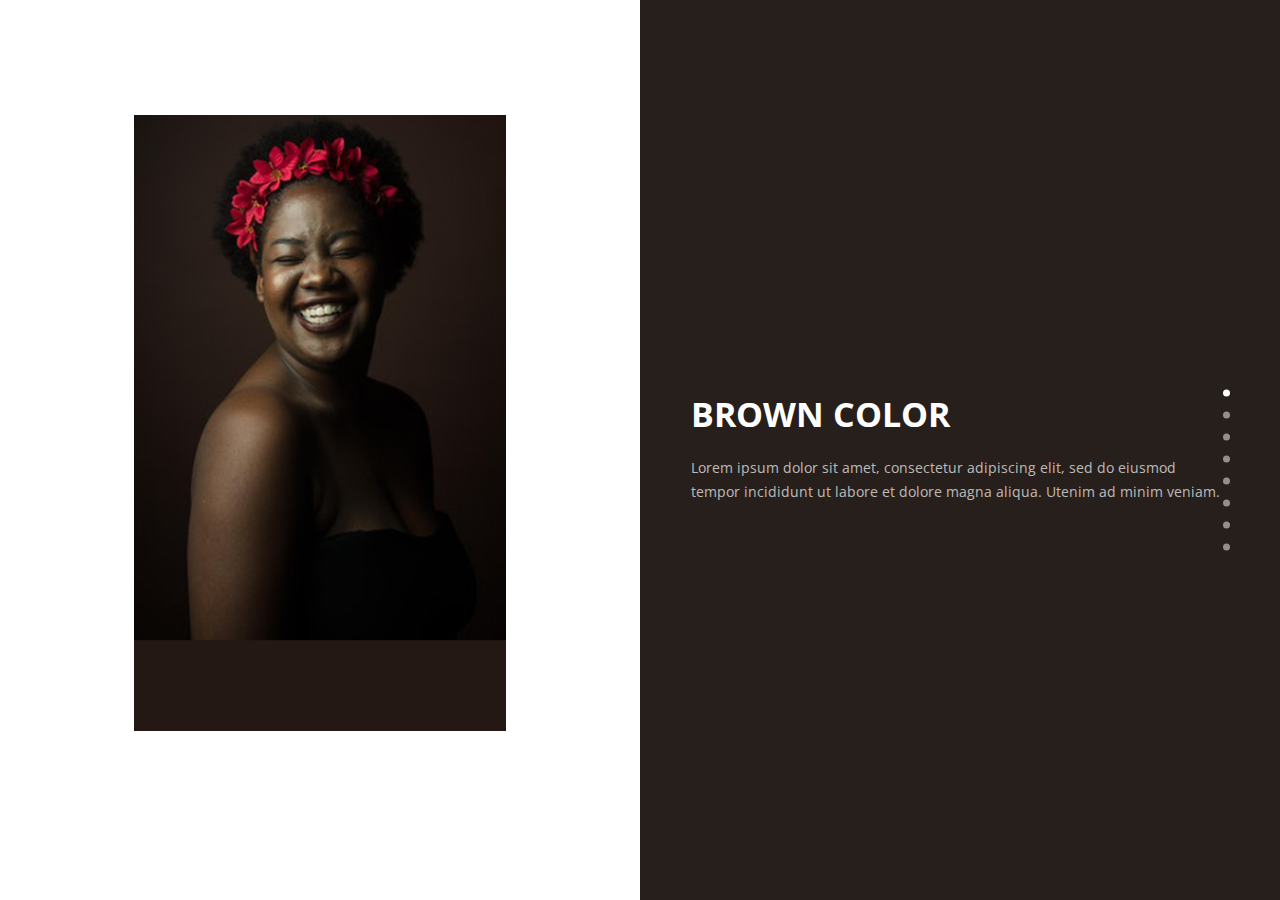
<file: index.html>
<!DOCTYPE html>
<html>
<head>
    <meta http-equiv="content-type" content="text/html; charset=utf-8" />
    <meta name="format-detection" content="telephone=no" />
    <meta name="apple-mobile-web-app-capable" content="yes" />
    <link rel="author" name="Euphrate Andre Atchori" href="https://andreatchori.com">
    <meta name="viewport" content="width=device-width, initial-scale=1, maximum-scale=1.0, user-scalable=no, minimal-ui"/>
    <link href="css/bootstrap.min.css" rel="stylesheet" type="text/css" />
    <link href="css/bootstrap.extension.css" rel="stylesheet" type="text/css" />
    <link href="css/font-awesome.min.css" rel="stylesheet" type="text/css" />
    <link href="css/style.css" rel="stylesheet" type="text/css" />
    <link href="css/swiper.css" rel="stylesheet" type="text/css" />
    <!--[if lt IE 9]>
        <link rel="stylesheet" type="text/css" href="css/ie8-and-down.css" />
    <![endif]-->
    <!--[if IE 9]>
        <link href="css/ie9.css" rel="stylesheet" type="text/css" />
    <![endif]-->
    <title>Animation - Slider effect</title>
</head>
<body>

    <div id="content-block">
        <div class="page-height responsive-initial tablets-initial">
            <div class="empty-space col-xs-b65 col-sm-b100 col-md-b0"></div>
            <div class="empty-space col-sm-b15 col-md-b0"></div>
            <div class="slider-effect-container">
                <div class="slice-slider-container">
                    <div class="slice-slider-right-column">
                        <div class="slice-slider-wrapper">
                            <!--Slide 1-->
                            <div class="slice-slider-slide">
                                <div class="slice-slider-slide-left">
                                    <div class="slice-align-animation scale">
                                        <div class="slice-slider-align-2">
                                            <a class="project-thumbnail mouseover"
                                                style="background-image: url(img/img-brown.png);" href="#">
                                            </a>
                                        </div>
                                    </div>
                                </div>
                                <div class="slice-slider-slide-right" style="background-color: #271F1B;">
                                    <div class="slice-align-animation parallax">
                                        <div class="slice-slider-align-1">
                                            <div class="text-container light transparent">
                                                <h3><b>BROWN COLOR</b></h3>
                                                <div class="empty-space col-xs-b25"></div>
                                                <p>Lorem ipsum dolor sit amet, consectetur adipiscing elit, sed do eiusmod tempor incididunt ut labore et dolore magna aliqua. Utenim ad minim veniam.</p>
                                            </div>
                                        </div>
                                    </div>
                                </div>
                            </div>
                            <!--Slide 2-->
                            <div class="slice-slider-slide">
                                <div class="slice-slider-slide-left">
                                    <div class="slice-align-animation scale">
                                        <div class="slice-slider-align-2">
                                            <a class="project-thumbnail mouseover"
                                             style="background-image: url(img/img-yellow.png);" href="#">
                                            </a>
                                        </div>
                                    </div>
                                </div>
                                <div class="slice-slider-slide-right" style="background-color: #f0c632;">
                                    <div class="slice-align-animation parallax">
                                        <div class="slice-slider-align-1">
                                            <div class="text-container light transparent">
                                                <h3><b>YELLOW COLOR</b></h3>
                                                <div class="empty-space col-xs-b25"></div>
                                                <p>Lorem ipsum dolor sit amet, consectetur adipiscing elit, sed do eiusmod tempor incididunt ut labore et dolore magna aliqua. Utenim ad minim veniam.</p>
                                            </div>
                                        </div>
                                    </div>
                                </div>
                            </div>
                            <!--Slide 3-->
                            <div class="slice-slider-slide">
                                <div class="slice-slider-slide-left">
                                    <div class="slice-align-animation scale">
                                        <div class="slice-slider-align-2">
                                            <a class="project-thumbnail mouseover"
                                             style="background-image: url(img/img-pink.png);" href="#">
                                            </a>
                                        </div>
                                    </div>
                                </div>
                                <div class="slice-slider-slide-right" style="background-color: #b5669d;">
                                    <div class="slice-align-animation parallax">
                                        <div class="slice-slider-align-1">
                                            <div class="text-container light transparent">
                                                <h3><b>PINK COLOR</b></h3>
                                                <div class="empty-space col-xs-b25"></div>
                                                <p>Lorem ipsum dolor sit amet, consectetur adipiscing elit, sed do eiusmod tempor incididunt ut labore et dolore magna aliqua. Utenim ad minim veniam.</p>
                                            </div>
                                        </div>
                                    </div>
                                </div>
                            </div>
                            <!--Slide 4-->
                            <div class="slice-slider-slide">
                                <div class="slice-slider-slide-left">
                                    <div class="slice-align-animation scale">
                                        <div class="slice-slider-align-2">
                                            <a class="project-thumbnail mouseover"
                                                style="background-image: url(img/img-blue.jpg);" href="#">
                                            </a>
                                        </div>
                                    </div>
                                </div>
                                <div class="slice-slider-slide-right" style="background-color: #00a2cc;">
                                    <div class="slice-align-animation parallax">
                                        <div class="slice-slider-align-1">
                                            <div class="text-container light transparent">
                                                <h3><b>BLUE COLOR</b></h3>
                                                <div class="empty-space col-xs-b25"></div>
                                                <p>Lorem ipsum dolor sit amet, consectetur adipiscing elit, sed do eiusmod tempor incididunt ut labore et dolore magna aliqua. Utenim ad minim veniam.</p>
                                            </div>
                                        </div>
                                    </div>
                                </div>
                            </div>
                            <!--Slide 5-->
                            <div class="slice-slider-slide">
                                <div class="slice-slider-slide-left">
                                    <div class="slice-align-animation scale">
                                        <div class="slice-slider-align-2">
                                            <a class="project-thumbnail mouseover"
                                             style="background-image: url(img/img-black.png);" href="#">
                                            </a>
                                        </div>
                                    </div>
                                </div>
                                <div class="slice-slider-slide-right" style="background-color: #000;">
                                    <div class="slice-align-animation parallax">
                                        <div class="slice-slider-align-1">
                                            <div class="text-container light transparent">
                                                <h3><b>BLACK COLOR</b></h3>
                                                <div class="empty-space col-xs-b25"></div>
                                                <p>Lorem ipsum dolor sit amet, consectetur adipiscing elit, sed do eiusmod tempor incididunt ut labore et dolore magna aliqua. Utenim ad minim veniam.</p>
                                            </div>
                                        </div>
                                    </div>
                                </div>
                            </div>
                            <!--Slide 6-->
                            <div class="slice-slider-slide">
                                <div class="slice-slider-slide-left">
                                    <div class="slice-align-animation scale">
                                        <div class="slice-slider-align-2">
                                            <a class="project-thumbnail mouseover"
                                             style="background-image: url(img/img-green.png);" href="#">
                                            </a>
                                        </div>
                                    </div>
                                </div>
                                <div class="slice-slider-slide-right" style="background-color: #2ecc71;">
                                    <div class="slice-align-animation parallax">
                                        <div class="slice-slider-align-1">
                                            <div class="text-container light transparent">
                                                <h3><b>GREEN COLOR</b></h3>
                                                <div class="empty-space col-xs-b25"></div>
                                                <p>Lorem ipsum dolor sit amet, consectetur adipiscing elit, sed do eiusmod tempor incididunt ut labore et dolore magna aliqua. Utenim ad minim veniam.</p>
                                            </div>
                                        </div>
                                    </div>
                                </div>
                            </div>
                            <!--Slide 7-->
                            <div class="slice-slider-slide">
                                <div class="slice-slider-slide-left">
                                    <div class="slice-align-animation scale">
                                        <div class="slice-slider-align-2">
                                            <a class="project-thumbnail mouseover"
                                                style="background-image: url(img/img-red.png);" href="#">
                                            </a>
                                        </div>
                                    </div>
                                </div>
                                <div class="slice-slider-slide-right" style="background-color: #c0392b;">
                                    <div class="slice-align-animation parallax">
                                        <div class="slice-slider-align-1">
                                            <div class="text-container light transparent">
                                                <h3><b>RED COLOR</b></h3>
                                                <div class="empty-space col-xs-b25"></div>
                                                <p>Lorem ipsum dolor sit amet, consectetur adipiscing elit, sed do eiusmod tempor incididunt ut labore et dolore magna aliqua. Utenim ad minim veniam.</p>
                                            </div>
                                        </div>
                                    </div>
                                </div>
                            </div>
                            <!--Slide 8-->
                            <div class="slice-slider-slide">
                                <div class="slice-slider-slide-left">
                                    <div class="slice-align-animation scale">
                                        <div class="slice-slider-align-2">
                                            <a class="project-thumbnail mouseover"
                                                style="background-image: url(img/img-orange.png);" href="#">
                                            </a>
                                        </div>
                                    </div>
                                </div>
                                <div class="slice-slider-slide-right" style="background-color: #d35400;">
                                    <div class="slice-align-animation parallax">
                                        <div class="slice-slider-align-1">
                                            <div class="text-container light transparent">
                                                <h3><b>ORANGE COLOR</b></h3>
                                                <div class="empty-space col-xs-b25"></div>
                                                <p>Lorem ipsum dolor sit amet, consectetur adipiscing elit, sed do eiusmod tempor incididunt ut labore et dolore magna aliqua. Utenim ad minim veniam.</p>
                                            </div>
                                        </div>
                                    </div>
                                </div>
                            </div>
                        </div>
                    </div>
                </div> 
            </div>
        </div>
    </div>
    <script src="js/jquery-2.1.4.min.js"></script>
    <script src="js/swiper.jquery.min.js"></script>
    <script src="js/jquery.mousewheel.min.js"></script>
    <script src="js/main.js"></script>
    <script src="js/sliceslider.jquery.js"></script>
    <script src="js/slide.js"></script>

</body>
</html>
</file>
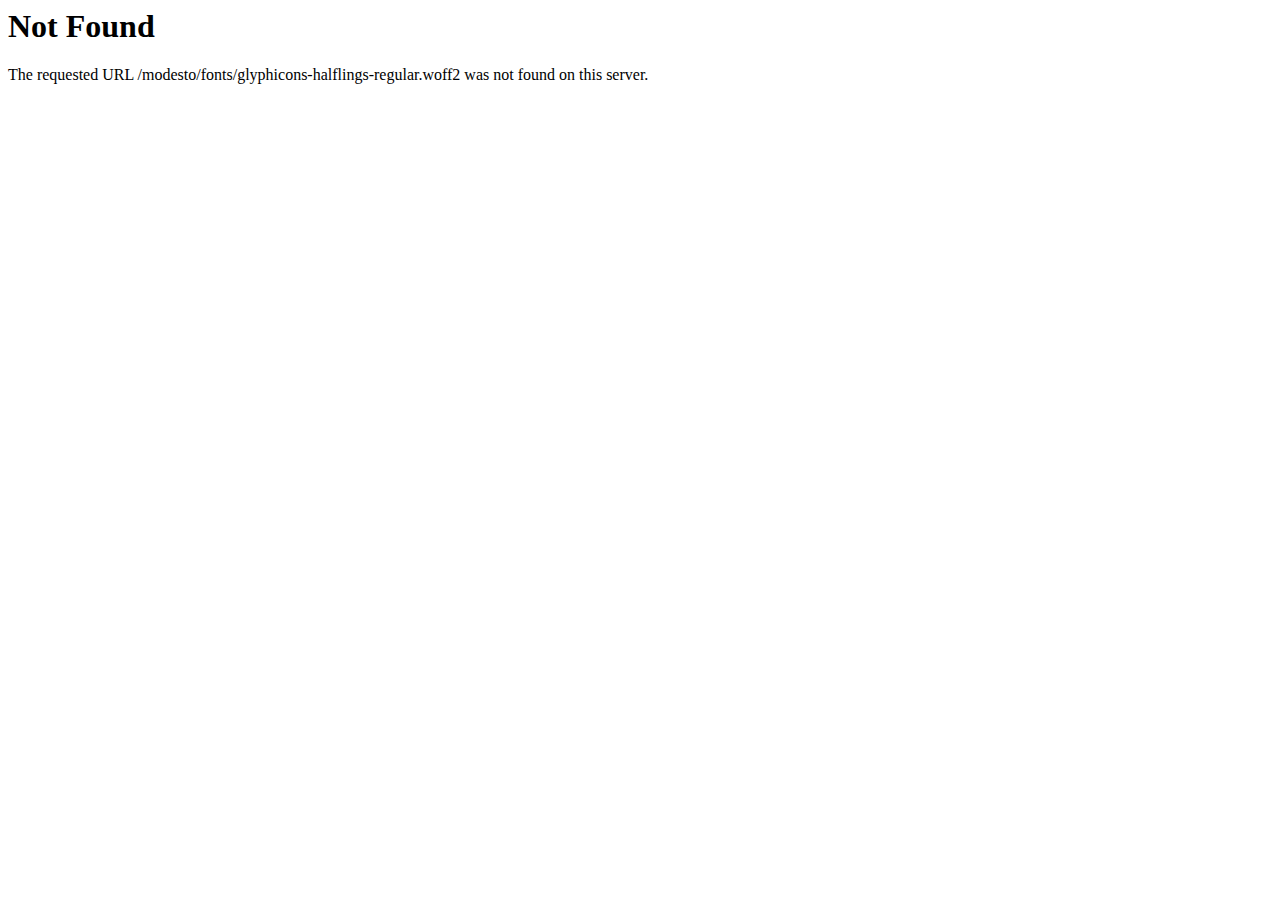
<file: fonts/glyphicons-halflings-regular-2.html>
<!DOCTYPE HTML PUBLIC "-//IETF//DTD HTML 2.0//EN">
<html><head>
<title>404 Not Found</title>
</head><body>
<h1>Not Found</h1>
<p>The requested URL /modesto/fonts/glyphicons-halflings-regular.woff2 was not found on this server.</p>
</body></html>
</file>
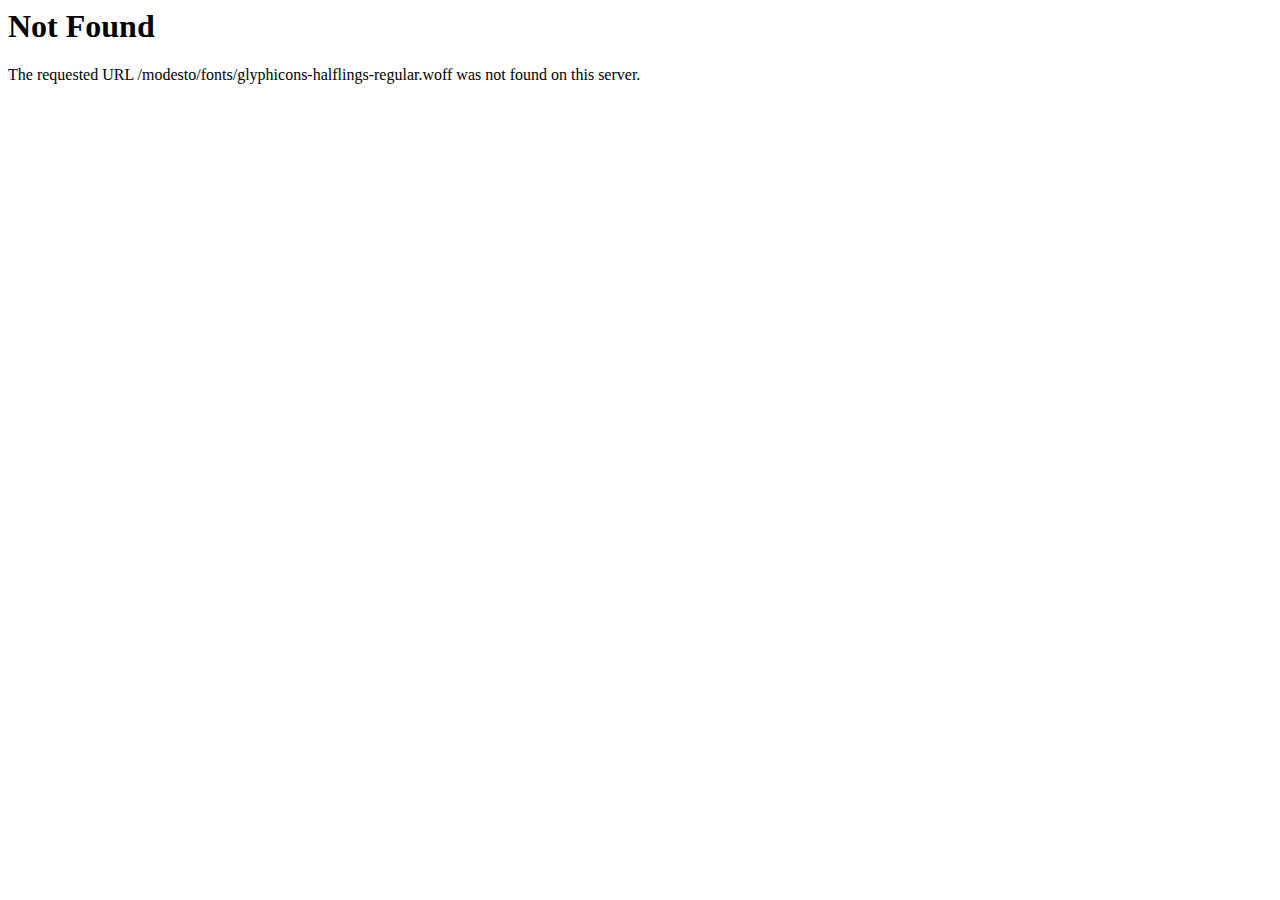
<file: fonts/glyphicons-halflings-regular-3.html>
<!DOCTYPE HTML PUBLIC "-//IETF//DTD HTML 2.0//EN">
<html><head>
<title>404 Not Found</title>
</head><body>
<h1>Not Found</h1>
<p>The requested URL /modesto/fonts/glyphicons-halflings-regular.woff was not found on this server.</p>
</body></html>
</file>
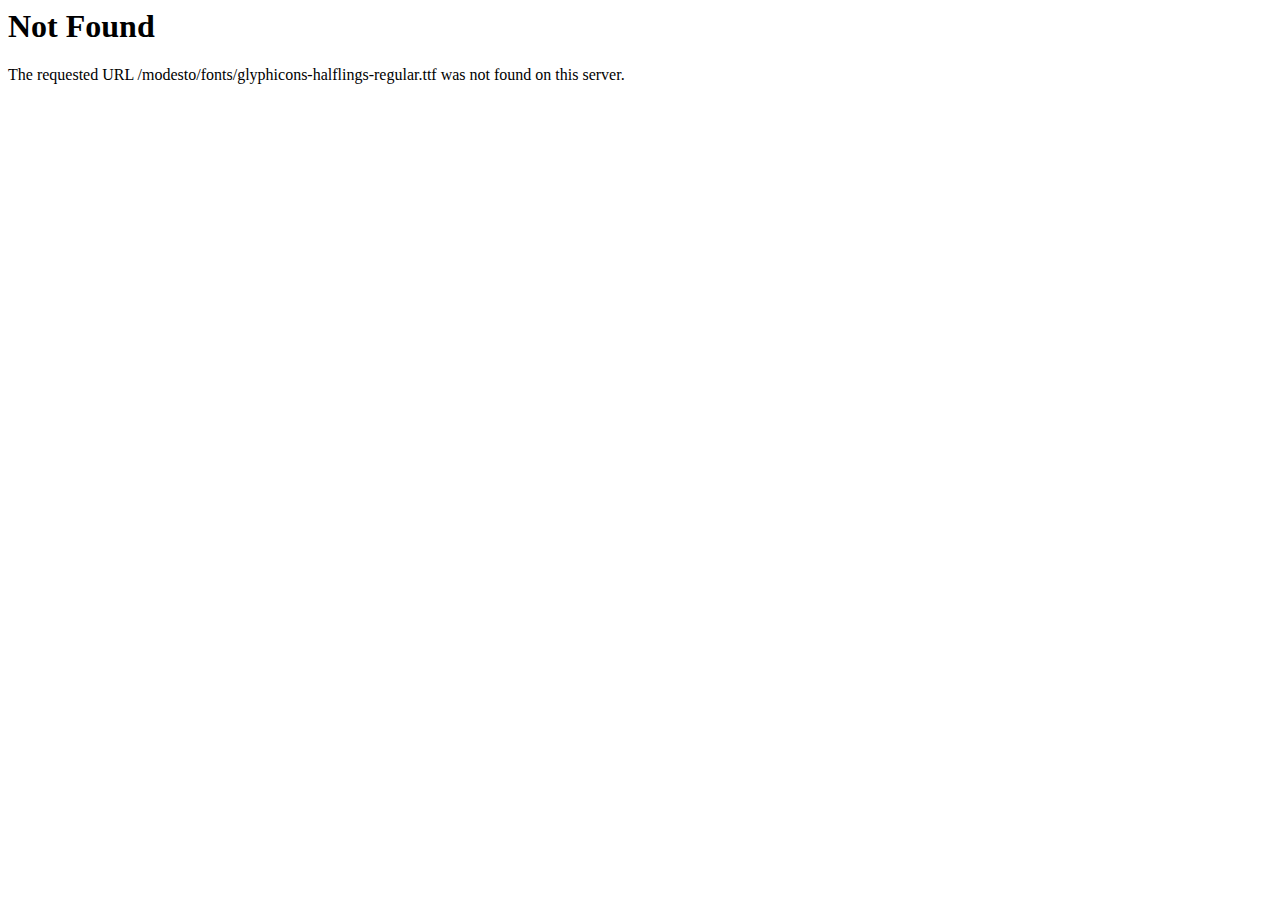
<file: fonts/glyphicons-halflings-regular-4.html>
<!DOCTYPE HTML PUBLIC "-//IETF//DTD HTML 2.0//EN">
<html><head>
<title>404 Not Found</title>
</head><body>
<h1>Not Found</h1>
<p>The requested URL /modesto/fonts/glyphicons-halflings-regular.ttf was not found on this server.</p>
</body></html>
</file>
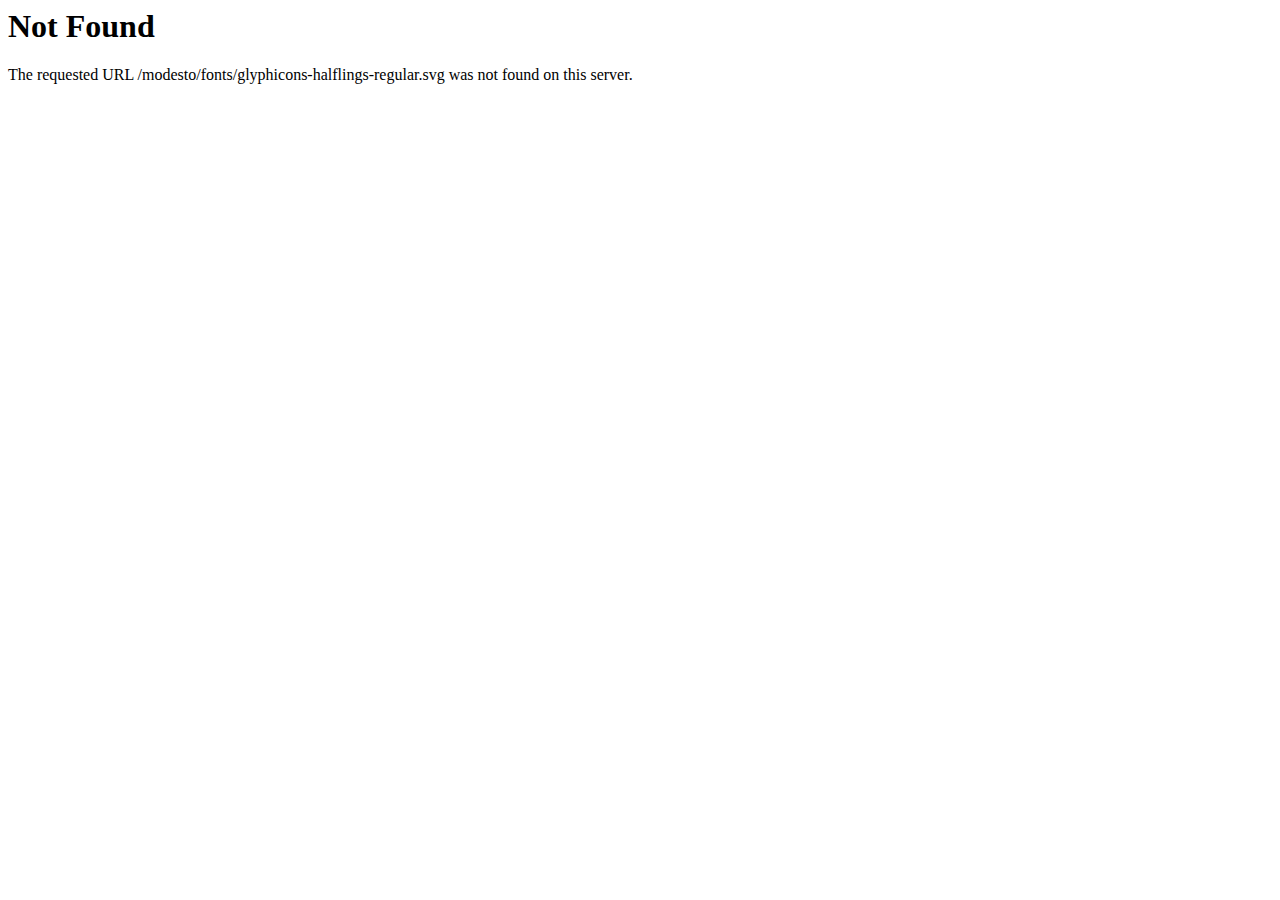
<file: fonts/glyphicons-halflings-regular-5.html>
<!DOCTYPE HTML PUBLIC "-//IETF//DTD HTML 2.0//EN">
<html><head>
<title>404 Not Found</title>
</head><body>
<h1>Not Found</h1>
<p>The requested URL /modesto/fonts/glyphicons-halflings-regular.svg was not found on this server.</p>
</body></html>
</file>
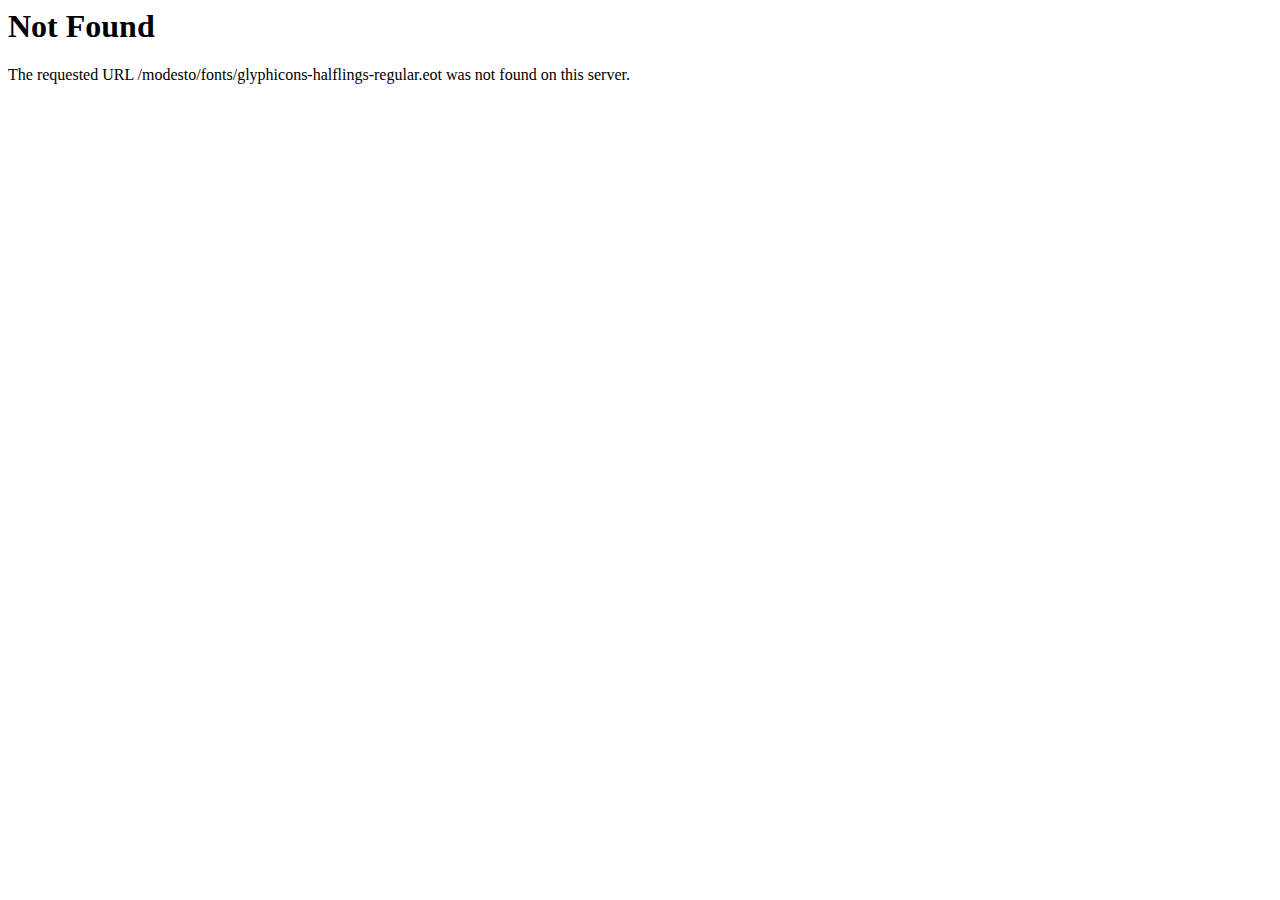
<file: fonts/glyphicons-halflings-regular.html>
<!DOCTYPE HTML PUBLIC "-//IETF//DTD HTML 2.0//EN">
<html><head>
<title>404 Not Found</title>
</head><body>
<h1>Not Found</h1>
<p>The requested URL /modesto/fonts/glyphicons-halflings-regular.eot was not found on this server.</p>
</body></html>
</file>
<file: css/style.css>
@import url(https://fonts.googleapis.com/css?family=Open+Sans);html{overflow-y:scroll}html,body,div,span,applet,object,iframe,h1,h2,h3,h4,h5,h6,p,blockquote,pre,a,abbr,acronym,address,big,cite,code,del,dfn,em,img,ins,kbd,q,s,samp,small,strike,strong,sub,sup,tt,var,b,u,i,center,dl,dt,dd,ol,ul,li,fieldset,form,label,legend,table,caption,tbody,tfoot,thead,tr,th,td,article,aside,canvas,details,embed,figure,figcaption,footer,header,hgroup,menu,nav,output,ruby,section,summary,time,mark,audio,video{margin:0;padding:0;border:0;font-size:100%;font:inherit;vertical-align:baseline;font-family:'Open Sans',sans-serif}h1,h2,h3,h4,h5,h6{font-weight:400}article,aside,details,figcaption,figure,footer,header,hgroup,menu,nav,section{display:block}blockquote,q{quotes:none}blockquote:before,blockquote:after,q:before,q:after{content:'';content:none}body *{-webkit-text-size-adjust:none}.clear{clear:both;overflow:hidden;height:0;font-size:0;display:block}input:focus,select:focus,textarea:focus,button:focus{outline:none}input,textarea,select{font-weight:400;-webkit-appearance:none;appearance:none;border-radius:0;background:none;border:none;margin:0;width:100%}textarea{display:block;resize:none;overflow:auto}select::-ms-expand{display:none}input[type="submit"],input[type="file"]{position:absolute;left:0;top:0;width:100%;height:100%;opacity:0;border:none;cursor:pointer;z-index:1}a,a:link,a:visited,a:active,a:hover{cursor:pointer;text-decoration:none;outline:none}body{font-weight:400;font-size:14px;line-height:1}b,strong{font-weight:700}i{font-family:'Droid Serif',serif;font-style:italic}ul,ol{list-style:none}a{color:inherit}blockquote .small:before,blockquote footer:before,blockquote small:before{content:""}blockquote .small,blockquote footer,blockquote small{color:#222}#content-block{position:relative;overflow:hidden;left:0}#content-block *:last-child:not(.empty-space){margin-bottom:0}.container{max-width:100%}@media (min-width:992px){body.min-height .page-height{height:600px!important}}.wide-container{margin:0 auto;padding:0 150px;height:100%;position:relative}.wide-container-fluid{position:relative;padding:0 50px}.wide-container-fluid.wide-paddings{padding:0 115px}.toggle-visibility{opacity:0;visibility:hidden}.toggle-visibility.active,body.mobile .toggle-visibility{opacity:1;visibility:visible}body.mobile .toggle-visibility{display:none}body.mobile .toggle-visibility.active{display:block}.slide-title,.slide-description,.empty-space{display:block}.empty-space:after{content:"";display:block;clear:both}.overflow-hidden{overflow:hidden}html.overflow-hidden body{overflow:hidden}.table-view{height:100%;width:100%;display:table}.row-view{display:table-row}.cell-view{display:table-cell;vertical-align:middle;width:10000px}body::selection{color:white;background:black}body::-moz-selection{color:white;background:black}.nopadding,.nopadding>*[class*="col"]{padding-left:0;padding-right:0;margin-left:0;margin-right:0}.line-through{display:inline-block;position:relative}.line-through:after{position:absolute;width:100%;height:1px;left:0;top:50%;background:currentColor;content:""}.clearfix:after{content:"";display:block;clear:both}.valign-middle{display:-ms-flexbox;display:-webkit-flex;display:flex;-ms-flex-align:center;-webkit-align-items:center;-webkit-box-align:center;align-items:center}.page-height{position:relative}.full-size{position:absolute;left:0;top:0;width:100%;height:100%}.text-left{text-align:left}.text-center{text-align:center}.text-right{text-align:right}.hidden{display:none!important}.visible{display:block!important}.inline-indent{width:10px;height:1px;background:currentColor;display:inline-block;vertical-align:middle;margin-right:10px;position:relative;top:-1px}.fixed-background{background-size:cover;background-position:center top;background-attachment:fixed}body.mobile .fixed-background{background-attachment:scroll}.label{white-space:normal}#loader-wrapper{position:fixed;left:-100px;top:-100px;right:-100px;bottom:-100px;background:#fff;z-index:12}.slider-click{font-size:12px;line-height:30px;color:#989898;position:absolute;left:0;top:50%;margin-top:-16px;height:30px;cursor:pointer}.slider-click.right{left:auto;right:0}.slider-click .arrow{width:10px;height:10px;position:absolute;left:3px;top:50%;margin-top:-5px;border-left:1px currentColor solid;border-bottom:1px currentColor solid;transform:rotate(45deg);-webkit-transform:rotate(45deg)}.slider-click.right .arrow{left:auto;right:3px;transform:rotate(-135deg);-webkit-transform:rotate(-135deg)}.slider-click .number{position:absolute;left:10px;width:53px}.slider-click.right .number{left:auto;right:10px}.slider-click .left{text-align:right;float:left;width:23px;height:30px;position:relative;top:-8px}.slider-click .right{float:right;width:23px;height:30px;position:relative;top:8px}.slider-click .middle{position:absolute;left:50%;top:50%;width:1px;height:20px;margin-top:-10px;background:currentColor;transform:rotate(22deg);-webkit-transform:rotate(22deg)}.slider-click:hover{color:#000}.slider-click:hover .middle{height:40px;margin-top:-20px}.slider-click:hover .left{top:-4px}.slider-click:hover .right{top:4px}.slider-click.disabled{opacity:0;cursor:default}.slider-click.light{color:rgba(255,255,255,.7)}.slider-click.light:hover{color:rgba(255,255,255,1)}.slider-click .preview-entry{position:absolute;left:63px;top:50%;margin-top:-60px;z-index:2;background-size:cover;background-position:center center;opacity:0;transform:perspective(500px) rotateY(90deg);-webkit-transform:perspective(500px) rotateY(90deg);transform-origin:0 50%;-webkit-transform-origin:0 50%;width:160px;height:120px}.slider-click.right .preview-entry{transform:perspective(500px) rotateY(-90deg);-webkit-transform:perspective(500px) rotateY(-90deg);transform-origin:100% 50%;-webkit-transform-origin:100% 50%;left:auto;right:63px}.slider-click:hover .preview-entry.active{transform:perspective(1000px) rotateY(0deg);-webkit-transform:perspective(1000px) rotateY(0deg);opacity:1}.mouseover{overflow:hidden;background-size:cover;background-position:center top}.mouseover:after{position:absolute;left:0;top:0;width:100%;height:100%;background:rgba(0,0,0,0);content:""}.mouseover:hover:after{background:rgba(0,0,0,.4)}.mouseover:hover:before{transform:rotate(0deg);-webkit-transform:rotate(0deg);opacity:1}.mouseover-helper-frame{z-index:1;position:absolute;left:40px;top:40px;right:40px;bottom:40px;opacity:0}.mouseover:hover .mouseover-helper-frame{opacity:1}.mouseover-helper-frame:before,.mouseover-helper-frame:after{border:1px rgba(255,255,255,.4) solid;content:"";position:absolute;width:0%;height:0%}.mouseover:hover .mouseover-helper-frame:before,.mouseover:hover .mouseover-helper-frame:after{width:100%;height:100%}.mouseover-helper-frame:before{border-top-color:transparent;border-right-color:transparent;left:0;bottom:0}.mouseover-helper-frame:after{border-bottom-color:transparent;border-left-color:transparent;right:0;top:0}.mouseover-helper-icon{width:69px;height:69px;position:absolute;left:50%;top:50%;margin:-34.5px 0 0 -34.5px;z-index:1;transform:rotate(45deg);-webkit-transform:rotate(45deg);opacity:0}.mouseover-helper-icon:before{width:100%;height:1px;left:50%;margin-left:-34.5px;top:34px;content:"";background:#fff;position:absolute}.mouseover-helper-icon:after{height:100%;width:1px;top:50%;margin-top:-34.5px;left:34px;content:"";background:#fff;position:absolute}.mouseover:hover .mouseover-helper-icon{transform:rotate(0deg);-webkit-transform:rotate(0deg);opacity:1}body.mobile .mouseover .mouseover-helper-frame,body.mobile .mouseover .mouseover-helper-icon,body.mobile .mouseover:after{display:none}.mouseover-simple{position:relative;display:inline-block;white-space:nowrap}.mouseover-simple:after,.mouseover-simple:before{content:"";position:absolute;height:1px;right:50%;left:50%;background:currentColor;top:50%}.mouseover-simple.size-1:after,.mouseover-simple.size-1:before{height:2px;margin-top:-2px}.mouseover-simple:before{left:50%;right:50%}.mouseover-simple:hover:after,.mouseover-simple.active:after{left:-5px}.mouseover-simple:hover:before,.mouseover-simple.active:before{right:-5px}.blog-mouseover-1{background:url(../img/blog-mouseover-pixel-1.png) repeat-y;background-size:100000px 34px;background-position:-100000px 5px;-webkit-transition:all 0.3s ease-out;transition:all 0.3s ease-out}.blog-mouseover-1:hover{background-position:0 5px;-webkit-transition:all 60s ease-out;transition:all 60s ease-out}.blog-mouseover-2{background:url(../img/blog-mouseover-pixel-2.png) repeat-y;background-size:100000px 24px;background-position:-100000px -1px;-webkit-transition:all 0.3s ease-out;transition:all 0.3s ease-out}.blog-mouseover-2:hover{background-position:0 -1px;-webkit-transition:all 60s ease-out;transition:all 60s ease-out}.h5.blog-mouseover-2{background-position:-100000px -2px}.h5.blog-mouseover-2:hover{background-position:0 -2px}.blog-mouseover-3{background:url(../img/blog-mouseover-pixel-3.png) repeat-y;background-size:100000px 30px;background-position:-100000px 2px;-webkit-transition:all 0.3s ease-out;transition:all 0.3s ease-out}.blog-mouseover-3:hover{background-position:0 2px;-webkit-transition:all 60s ease-out;transition:all 60s ease-out}@media (max-width:991px){.blog-mouseover-1,.blog-mouseover-2{background:none}}.text-container{font-size:14px;line-height:24px;color:#222}.text-container.small{font-size:13px;line-height:24px}.text-container.large{font-size:15px;line-height:24px}.text-container.light{color:#fff}.text-container.grey{color:#989898}.text-container.transparent{color:rgba(34,34,34,.7)}.text-container.light.transparent{color:rgba(255,255,255,.7)}.text-container.grey.transparent{color:rgba(152,152,152,.7)}.text-container img{max-width:100%;height:auto;display:block}.text-container ol{counter-reset:number}.text-container ol li{padding-left:0;margin-bottom:8px}.text-container ol li:before{counter-increment:number;content:"#" counter(number);color:#10ace0;margin-right:5px}.text-container ul li{margin-bottom:8px}.text-container ul li:before{content:"";width:15px;height:1px;background:currentColor;display:inline-block;margin:0 6px 0 15px;vertical-align:middle;position:relative;top:-1px}.text-container ul.no-dash li:before{display:none}.text-container h1,.h1,.text-container h2,.h2,.text-container h3,.h3,.text-container h4,.h4,.text-container h5,.h5,.text-container h6,.h6{color:#222;margin:0;font-weight:400}.text-container.light h1,.text-container.light .h1,.h1.light,.text-container.light h2,.text-container.light .h2,.h2.light,.text-container.light h3,.text-container.light .h3,.h3.light,.text-container.light h4,.text-container.light .h4,.h4.light,.text-container.light h5,.text-container.light .h5,.h5.light,.text-container.light h6,.text-container.light .h6,.h6.light{color:#fff}.text-container h1,.h1{font-size:90px;line-height:1em}.text-container h1.small,.h1.small{font-size:80px;line-height:1em}.text-container h2,.h2{font-size:60px;line-height:1em}.text-container h2.small,.h2.small{font-size:40px;line-height:1em}.text-container h3,.h3{font-size:34px;line-height:1em}.text-container h3.small,.h3.small{font-size:28px;line-height:30px}.text-container h4,.h4{font-size:24px;line-height:30px}.text-container h4.small,.h4.small{font-size:18px;line-height:24px}.text-container h5,.h5{font-size:16px;line-height:24px}.text-container h5.small,.h5.small{font-size:15px;line-height:24px}.text-container h6,.h6{font-size:14px;line-height:24px}.text-container h6.small,.h6.small{font-size:12px;line-height:24px}.text-container a:hover{text-decoration:underline}.text-container a.button:hover,.text-container a.mouseover-simple:hover{text-decoration:none}.text-container.border-left{padding-left:30px;border-left:3px #222 solid}.text-container.light.border-left{border-left-color:#fff}.text-container br{line-height:30px}.title-line{margin-bottom:30px}.title-line span{height:5px;width:30px;display:inline-block;vertical-align:bottom;background:currentColor}@media (max-width:767px){.text-container h1,.h1{font-size:34px}.text-container h1.small,.h1.small{font-size:34px}.text-container h2,.h2{font-size:30px}.text-container h2.small,.h2.small{font-size:30px}.text-container h3,.h3{font-size:28px}}.fonts-2{font-family:'Roboto Slab',serif}.slider-effect-container,.slice-slider-container{position:absolute;left:0;top:0;width:100%;height:100%}.slice-slider-container .pagination{right:50px;top:50%;transform:translateY(-50%);-webkit-transform:translateY(-50%);position:fixed;padding:10px 0;z-index:2}.slice-slider-container .pagination .point{width:7px;height:7px;border-radius:50%;-webkit-border-radius:50%;color:rgba(255,255,255,.5);background:currentColor;margin-bottom:15px;cursor:pointer;position:relative}.slice-slider-container .pagination .point.active{color:rgba(255,255,255,1)}.slice-slider-container .pagination .point:before{position:absolute;content:"";border:1px currentColor solid;content:"";left:0;top:0;right:0;bottom:0;border-radius:50%;-webkit-border-radius:50%;opacity:0}.slice-slider-container .pagination .point:hover:before{opacity:1;left:-3px;top:-3px;right:-3px;bottom:-3px}.slice-slider-left-column,.slice-slider-right-column{position:absolute;left:0;top:0;bottom:0;width:50%}.slice-slider-right-column{left:auto;right:0}.slice-slider-wrapper{position:relative;height:100%}.slice-slider-slide{position:relative;height:inherit;overflow:hidden}.slice-slider-slide-left,.slice-slider-slide-right{position:absolute;left:0;top:0;width:100%;height:100%;background-size:cover;background-position:center center}.slice-slider-left-column .slice-slider-slide-right{display:none}.slice-slider-right-column .slice-slider-slide-left{display:none}.slice-slider-align-1{position:absolute;width:58%;left:21%;top:50%;transform:translateY(-50%);-webkit-transform:translateY(-50%)}.slice-slider-align-1.top,.slice-slider-align-1.bottom{transform:none;top:55px;z-index:2}.slice-slider-align-1.bottom{top:auto;bottom:55px}.slice-slider-align-1 .label-wrapper{font-size:13px;line-height:23px;color:#fff}.slice-slider-align-1 .label-wrapper i{color:rgba(255,255,255,.7)}.slice-slider-align-2{position:absolute;width:58%;left:21%;top:115px;bottom:115px}.slice-slider-align-2 .project-thumbnail{position:absolute;left:0;top:0;width:100%;bottom:54px;background-size:cover;background-position:center top}.slice-slider-align-2 .rotate-wrapper{position:absolute;width:54px;height:100%;left:-54px;top:0}.slice-slider-align-2 .rotate-wrapper .rotate{padding-left:54px;font-size:13px;line-height:24px;color:#989898}.slice-slider-align-2 .label-wrapper{font-size:13px;line-height:24px;color:#222;position:absolute;left:0;width:100%;padding:15px 0;bottom:0}.slice-slider-align-2 .label-wrapper i{color:#989898}.slice-align-animation{position:absolute;left:0;top:0;width:100%;height:100%;background-size:cover;background-position:center center}.slice-slider-slide.next .slice-align-animation.parallax{transform:translateY(-60%);-webkit-transform:translateY(-60%)}.slice-slider-slide.prev .slice-align-animation.parallax{transform:translateY(60%);-webkit-transform:translateY(60%)}.slice-slider-slide.active .slice-align-animation.parallax{transform:translateY(0%);-webkit-transform:translateY(0%)}.slice-slider-slide.next .slice-align-animation.scale{transform:scale(1.2);-webkit-transform:scale(1.2)}.slice-slider-slide.prev .slice-align-animation.scale{transform:scale(.8);-webkit-transform:scale(.8)}.slice-slider-slide.active .slice-align-animation.scale{transform:scale(1);-webkit-transform:scale(1)}.slice-slider-slide.next .slice-align-animation.rotate3d{transform:perspective(1000px) rotateX(-90deg);-webkit-transform:perspective(1000px) rotateX(-90deg);transform-origin:50% 0;-webkit-transform-origin:50% 0}.slice-slider-slide.prev .slice-align-animation.rotate3d{transform:perspective(1000px) rotateX(90deg);-webkit-transform:perspective(1000px) rotateX(90deg);transform-origin:50% 100%;-webkit-transform-origin:50% 100%}.slice-slider-slide.active .slice-align-animation.rotate3d{transform:rotateX(0deg) perspective(1000px);-webkit-transform:rotateX(0deg) perspective(1000px)}@media (max-height:600px),(max-width:1300px){.slice-slider-align-1{width:84%;left:8%}.slice-slider-align-1.top{top:30px}.slice-slider-align-1.bottom{bottom:30px}}@media (max-width:991px){.slice-slider-left-column{display:none}.slice-slider-right-column .slice-slider-slide-left{display:block}.slider-effect-container,.slice-slider-container,.slice-slider-right-column,.slice-align-animation,.slice-slider-align-1,.slice-slider-slide-left,.slice-slider-slide-right,.slice-slider-align-2{position:relative;height:auto;left:auto;top:auto;bottom:auto;right:auto;width:auto;height:auto;transform:none!important;-webkit-transform:none!important}.slice-slider-wrapper{top:0!important}.slice-slider-container .pagination{display:none}.slice-slider-align-2{margin:0 65px;height:500px}.slice-slider-align-1{padding:65px}.slice-slider-slide{margin-bottom:54px}body.home-3 header.light .hamburger-icon span{background:#444}.slice-slider-align-1.top,.slice-slider-align-1.bottom{position:relative;top:auto;bottom:auto}}@media (max-width:767px){.slice-slider-align-2 .rotate-wrapper{display:none}.slice-slider-align-2{margin:0 15px}.slice-slider-align-1{padding:30px 15px}.slice-slider-slide{margin-bottom:15px}}
</file>
